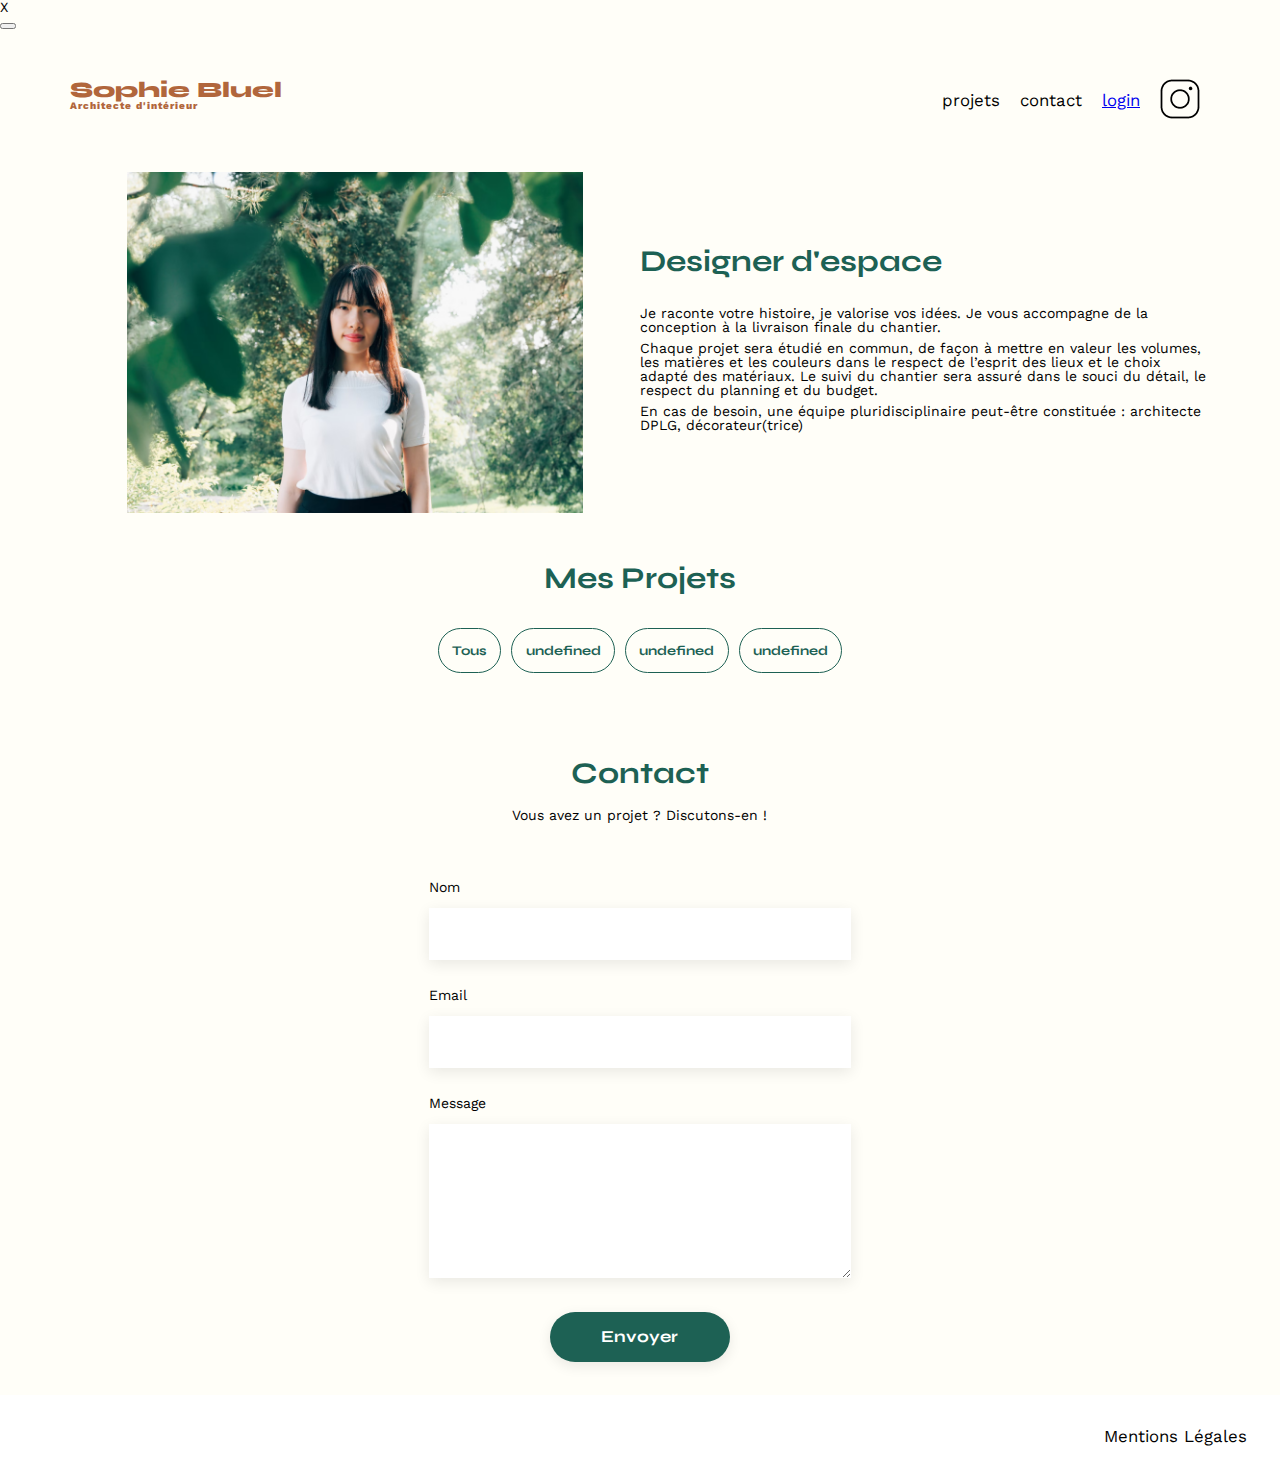
<file: index.html>
<!DOCTYPE html>
<html lang="fr">
<head>
	<meta charset="UTF-8">
	<title>Sophie Bluel - Architecte d'intérieur</title>
	<meta name="viewport" content="width=device-width, initial-scale=1.0">
	<link rel="preconnect" href="https://fonts.googleapis.com">
	<link rel="preconnect" href="https://fonts.gstatic.com" crossorigin>
	<link href="https://fonts.googleapis.com/css2?family=Syne:wght@700;800&family=Work+Sans&display=swap" rel="stylesheet">
	<link rel="stylesheet" href="https://cdnjs.cloudflare.com/ajax/libs/font-awesome/6.2.1/css/all.min.css" integrity="sha512-MV7K8+y+gLIBoVD59lQIYicR65iaqukzvf/nwasF0nqhPay5w/9lJmVM2hMDcnK1OnMGCdVK+iQrJ7lzPJQd1w==" crossorigin="anonymous" referrerpolicy="no-referrer"> 
	<meta name="description" content="">
	<link rel="stylesheet" href="./assets/css/style.css">
	<script type="module" src="./assets/js/mesprojets.js" defer></script> 
	<script type="module" src="./assets/js/homepage.js" defer ></script> 
</head>

<body>
<div id="divModeEdition"></div>

<div id="modale_overlay">
	<div id="modale">
		<p id="modaleCloseButton">X</p>
		<p id="modaleTitle"></p>
		<div id="modaleMainContent"></div>
		<div id="modaleLine"></div>
		<button id="modaleMainButton"></button>
		<i id="modalePreviousButton"></i>
	</div>
</div>

<header>
	<h1>Sophie Bluel <span>Architecte d'intérieur</span></h1>
	<nav>
		<ul>
			<li>projets</li>
			<li>contact</li>
			<li class="btn_loginLogout"><a href="login.html">login</a></li>
			<li><img src="./assets/icons/instagram.png" alt="Instagram"></li>
		</ul>
	</nav>
</header>
<main>
	<section id="introduction">
		<figure>
			<img src="./assets/images/sophie-bluel.png" alt="">
		</figure>
		<article>
			<h2>Designer d'espace</h2>
			<p>Je raconte votre histoire, je valorise vos idées. Je vous accompagne de la conception à la livraison finale du chantier.</p>
			<p>Chaque projet sera étudié en commun, de façon à mettre en valeur les volumes, les matières et les couleurs dans le respect de l’esprit des lieux et le choix adapté des matériaux. Le suivi du chantier sera assuré dans le souci du détail, le respect du planning et du budget.</p>
			<p>En cas de besoin, une équipe pluridisciplinaire peut-être constituée : architecte DPLG, décorateur(trice)</p>
		</article>
	</section>
	<section id="portfolio">
		<h2 id="modale_open_button">Mes Projets</h2>
		<div class="filter">
		</div>
		<div class="gallery"></div>
	</section>
	<section class="contact">
		<h2>Contact</h2>
		<p>Vous avez un projet ? Discutons-en !</p>
		<form action="#" method="post">
			<label for="name">Nom</label>
			<input type="text" name="name" id="name">
			<label for="email">Email</label>
			<input type="email" name="email" id="email">
			<label for="message">Message</label>
			<textarea name="message" id="message" cols="30" rows="10"></textarea>
			<input type="submit" value="Envoyer">
		</form>
	</section>
</main>
<footer>
	<nav>
		<ul>
			<li>Mentions Légales</li>
		</ul>
	</nav>
</footer>
</body>


</html>
</file>
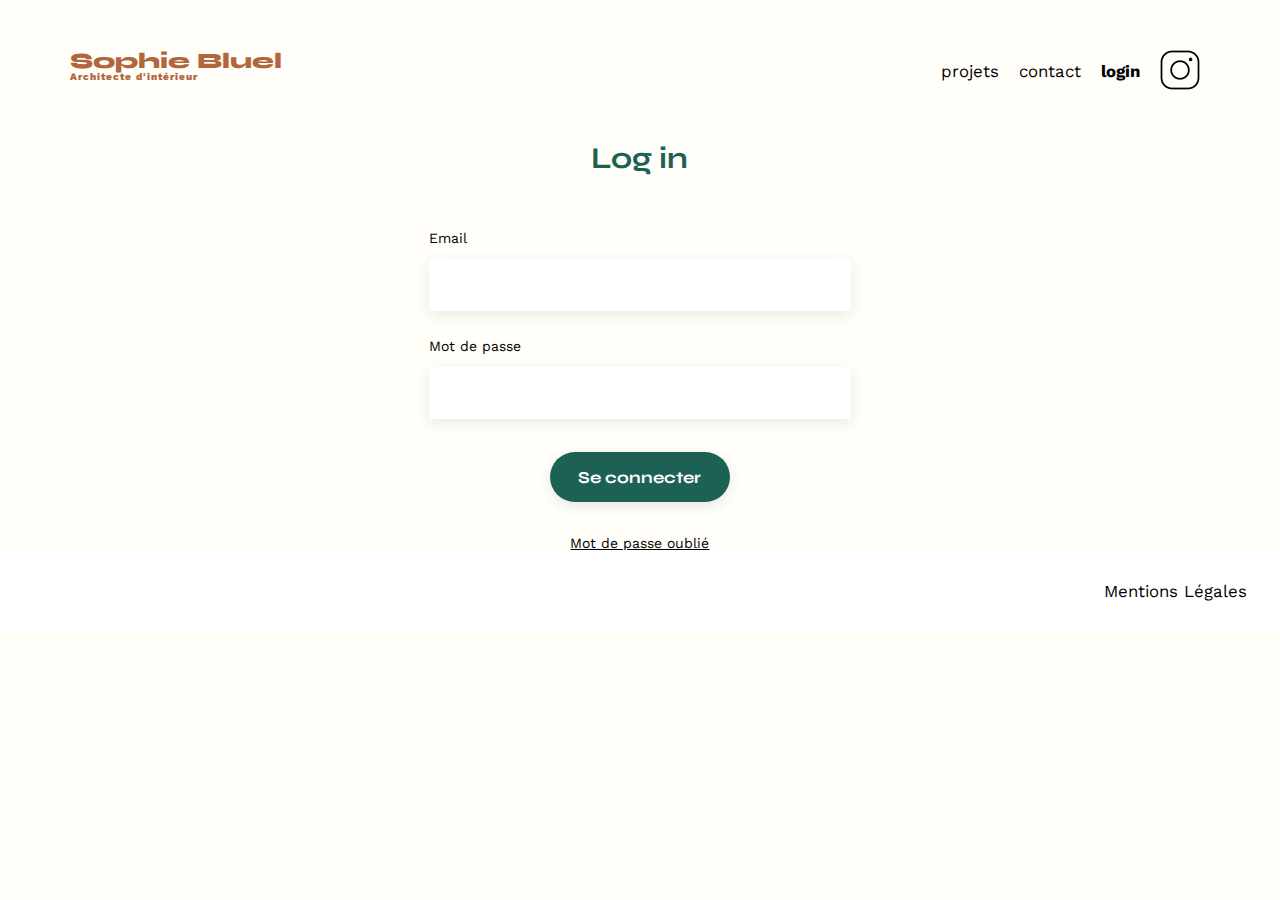
<file: login.html>
<!DOCTYPE html>
<html lang="fr">
<head>
	<meta charset="UTF-8">
	<title>Sophie Bluel - Architecte d'intérieur</title>
	<meta name="viewport" content="width=device-width, initial-scale=1.0">
	<link rel="preconnect" href="https://fonts.googleapis.com">
	<link rel="preconnect" href="https://fonts.gstatic.com" crossorigin>
	<link href="https://fonts.googleapis.com/css2?family=Syne:wght@700;800&family=Work+Sans&display=swap" rel="stylesheet">
	<meta name="description" content="">
	<link rel="stylesheet" href="./assets/css/style.css">
<!-- 	<script src="./assets/js/login.js"></script> -->
	<script src="./assets/js/login.js" defer></script> 
	
</head>
<body class="bodyLogin">
<header>
	<h1>Sophie Bluel <span>Architecte d'intérieur</span></h1>
	<nav>
		<ul>
			<li><a href="./index.html"></a>projets</li>
			<li>contact</li>
			<li class="active"><a href="#"></a>login</li>
			<li><img src="./assets/icons/instagram.png" alt="Instagram"></li>
		</ul>
	</nav>
</header>
<main>
  <section class="contact">
		<h2>Log in</h2>
		
		<form action="#" id="form" class="form">

			<label for="email">Email</label>
			<input type="email" name="email" id="email" required>
			<div class="messageErreurClientEmail"></div>
			
			<label for="password">Mot de passe</label>
			<input type="password" name="password" id="password" required>
			<div class="messageErreurClientPassword"></div>
			
			<input type="submit" value="Se connecter" id="submit">
		</form>


		</div>
    <p><a class="mdpOublie" href="#">Mot de passe oublié</a></p>
	</section>
</main>

<footer class="footerLogin">
	<nav>
		<ul>
			<li>Mentions Légales</li>
		</ul>
	</nav>
</footer>
</body>
</html>
</file>
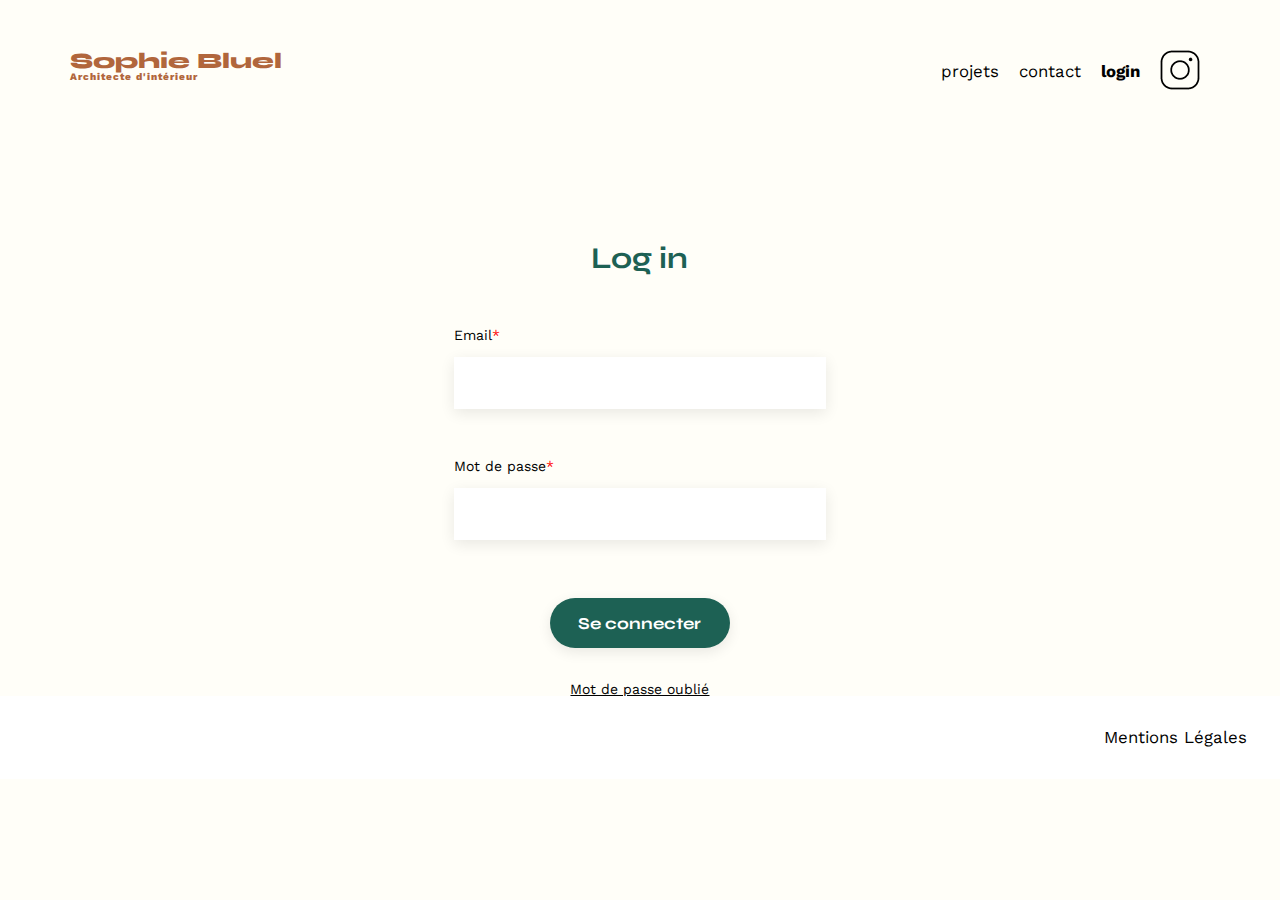
<file: Frontend/login.html>
<!DOCTYPE html>
<html lang="fr">
<head>
	<meta charset="UTF-8">
	<title>Sophie Bluel - Architecte d'intérieur</title>
	<meta name="viewport" content="width=device-width, initial-scale=1.0">
	<link rel="preconnect" href="https://fonts.googleapis.com">
	<link rel="preconnect" href="https://fonts.gstatic.com" crossorigin>
	<link href="https://fonts.googleapis.com/css2?family=Syne:wght@700;800&family=Work+Sans&display=swap" rel="stylesheet">
	<meta name="description" content="">
	<link rel="stylesheet" href="./assets/css/style.css">
	<link rel="stylesheet" href="https://cdnjs.cloudflare.com/ajax/libs/font-awesome/6.7.1/css/all.min.css">
</head>
<body class="bodyLogin">
<header>
	<h1>Sophie Bluel <span>Architecte d'intérieur</span></h1>
	<nav>
		<ul>
			<li><a href="./index.html"></a>projets</li>
			<li>contact</li>
			<li class="active"><a href="#"></a>login</li>
			<li><img src="./assets/icons/instagram.png" alt="Instagram"></li>
		</ul>
	</nav>
</header>
<main>
  <section class="contact">
		<h2>Log in</h2>
		
		<form action="#" id="formLogin" class="form">
			<div class="labelAndInput">
				<label for="email">Email<span class="etoile">*</span></label>
				<div class="inputAndIcon">
					<input class="inputFied"
						type="email" 
						name="email" 
						id="email" 
					>
					<span class="inputIconMail" id="inputIconMail" style="display: none;">
						<i class="fa-solid fa-circle-exclamation"></i>
					</span>
				</div>
			</div>
			
			<div class="labelAndInput">
				<label for="password">Mot de passe<span class="etoile">*</span></label>
				<div class="inputAndIcon">
					<input class="inputFied"
						type="password" 
						name="password" 
						id="password" 
					>
					<span class="inputIconPassword" id="inputIconPassword" style="display: none;">
						<i class="fa-solid fa-circle-exclamation"></i>
					</span>
				</div>
			</div>
			<div id="messageErreurFetch" class="messageErreurFetch" style="display: none;"></div>
			<input type="submit" value="Se connecter" id="submit" oninput="submit">
			
		</form>

    <p><a class="mdpOublie" href="#">Mot de passe oublié</a></p>
	</section>
</main>

<footer>
	<nav>
		<ul>
			<li>Mentions Légales</li>
		</ul>
	</nav>
</footer>

<script type="module" src="./assets/js/login.js" ></script> 

</body>
</html>
</file>
<file: assets/css/style.css>
/* http://meyerweb.com/eric/tools/css/reset/
   v2.0 | 20110126
   License: none (public domain)
*/

html, body, div, span, applet, object, iframe,
h1, h2, h3, h4, h5, h6, p, blockquote, pre,
a, abbr, acronym, address, big, cite, code,
del, dfn, em, img, ins, kbd, q, s, samp,
small, strike, strong, sub, sup, tt, var,
b, u, i, center,
dl, dt, dd, ol, ul, li,
fieldset, form, label, legend,
table, caption, tbody, tfoot, thead, tr, th, td,
article, aside, canvas, details, embed,
figure, figcaption, footer, header, hgroup,
menu, nav, output, ruby, section, summary,
time, mark, audio, video {
	margin: 0;
	padding: 0;
	border: 0;
	font-size: 100%;
	font: inherit;
	vertical-align: baseline;
}
/* HTML5 display-role reset for older browsers */
article, aside, details, figcaption, figure,
footer, header, hgroup, menu, nav, section {
	display: block;
}
body {
	line-height: 1;
}
ol, ul {
	list-style: none;
}
blockquote, q {
	quotes: none;
}
blockquote:before, blockquote:after,
q:before, q:after {
	content: '';
	content: none;
}
table {
	border-collapse: collapse;
	border-spacing: 0;
}
/** end reset css**/
body {
	margin:auto;
	font-family: 'Work Sans' ;
	font-size: 14px;
  background-color: #FFFEF8; 
}
.bodyLogin{
	max-height: 100vh;
}
header {
	display: flex;
	justify-content: space-between;
	margin: 50px 0;
	max-width: 1140px;
	margin-left: auto;
	margin-right: auto;
}
main {
	max-width: 1140px;
	margin: auto;
	position: relative;
}
section {
	margin: 50px 0
}

h1{
	display: flex;
	flex-direction: column;
	font-family: 'Syne';
	font-size: 22px;
	font-weight: 800;
	color: #B1663C
}

h1 > span {
	font-family: 'Work Sans';
	font-size:10px;
	letter-spacing: 0.1em;
;
}

h2{
	font-family: 'Syne';
	font-weight: 700;
	font-size: 30px;
	color: #1D6154
}
nav ul {
	display: flex;
	align-items: center;
	list-style-type: none;

}
nav li {
	padding: 0 10px;
	font-size: 1.2em;
}

li:hover {
	color: #B1663C;
}

.active{
	font-weight: bolder;
}



/************************** Introduction *******************************/

#introduction {
	display: flex;
	align-items: center;
}
#introduction figure {
	flex: 1
}
#introduction img {
	display: block;
	margin: auto;
	width: 80%;
}

#introduction article {
	flex: 1
}
#introduction h2 {
	margin-bottom: 1em;
}

#introduction p {
	margin-bottom: 0.5em;
}

/************************** Portfolio Homepage *******************************/

#portfolio h2 {
	text-align: center;
	margin-bottom: 1em;
}


/************************** Filtres Homepage *******************************/
.filter{
	display: flex;
	flex-direction: row;
	justify-content: center;
	width: 100%;
	font-size: 30px;
	padding-bottom: 1em;
}

.filter button{
	background-color: #FFFEF8;
	color: #1D6154;
	padding: 1em;
	border: #1D6154 1px solid;
	border-radius: 25px;
	margin: 5px;
	font-family: 'Syne';
	font-weight: 700;
}

.filter button:hover{
	background-color: #1D6154;
	color: white;
	cursor: pointer;
}

.filter button:focus{
	background-color: #1D6154;
	color: white;
}


.gallery {
	width: 100%;
	display: grid;
	grid-template-columns: 1fr 1fr 1fr;
	grid-column-gap: 20px;
	grid-row-gap: 20px;
}


.gallery img {
	width: 100%;

}


/************************** Formulaires contact Homepage + login (page login) *******************************/
.contact {
width: 37%;
margin: auto;
}

.contact > * {
	text-align: center;

}
.contact h2{
	margin-bottom: 20px;
}
.contact form {
	text-align: left;
	margin-top:30px;
	display: flex;
	flex-direction: column;
}

.contact input {
	height: 50px;
	font-size: 1.2em;
	border: none;
	box-shadow: 0px 4px 14px rgba(0, 0, 0, 0.09);
}
.contact label {
	margin: 2em 0 1em 0;
}
.contact textarea {
	border: none;
	box-shadow: 0px 4px 14px rgba(0, 0, 0, 0.09);
}

input[type="submit"]{
	font-family: 'Syne';
	font-weight: 700;
	color: white;
	background-color: #1D6154;
	margin : 2em auto ;
	width: 180px;
	text-align: center;
	border-radius: 60px ;
}





/******************** Lien sous Formulaire login (page login) ************************/

.labelAndInput{
padding: 25px;
}
.inputAndIcon{
	display: flex;
	flex-direction: row;
	justify-content: flex-end;
	align-items: center;
	padding-top: 15px;
}
.inputFied{
	width: 100%;
	position: relative;
}
.inputIconMail{
	position: absolute;
	color: red;
	margin-right: 5px;
}
.inputIconPassword{
	position: absolute;
	color: red;
	margin-right: 5px;
}

.etoile{
	color: red;
}

.hideIcon{
	display: none;
}
.mdpOublie{
	color: black;
}
.messageErreur{
	color: red;
	font-size: 13px;
	font-weight: bold;
}
.messageErreurFetch{
	color: red;
	font-size: 13px;
	font-weight: bold;
	padding: 5px;
}
.placeholderError{
	background-color: rgba(255, 0, 0, 0.272);
	border: 1px solid red !important;
}
#messageErreurClientEmail{
	margin-top: 5px;
	color: red;
	font-weight: 700;
}

#messageErreurClientPassword{
	margin-top: 5px;
	color: red;
	font-weight: 700;
}

#messageErreurFetch{
	display: flex;
	justify-content: center;
	align-items: center;
}

/************************** Footer Homepage*******************************/

footer{
	padding: 5px;
	background-color: rgb(255, 255, 255);
	width: 100%;
	display: flex;
	justify-content: end;
 	position: absolute; 

}


footer nav ul {
	display: flex;
	justify-content: flex-end;
	margin: 2em;
}













/************************** Connexion : homepage *******************************/

/************** Bandeau "Mode édition" tout en haut du site *************/
.sous_div_modeEdition {
	background-color: rgb(0, 0, 0);
	width: 100%;
	height: 50px;
	margin-bottom: 15px;
	color: white;
	display: flex;
	justify-content: center;
	align-items: center;
}


.sous_div_modeEdition ::after{
	content: "Mode édition";
	font-size: 14px;
	font-weight: 600;
	font-family: 'Work Sans' ;
	margin-left: 10px;
}


/************ Logo et text "modifier" au niveau du h2 Mes Projets ************/

.modale_open_button{
	align-items: center;
	color: black;
	font-size: large;
	font-weight: 100;
	padding-left: 20px;
}

.modale_open_button ::after{
	content: "modifier";
	font-size: medium;
	font-weight: 100;
	font-family: 'Syne';
	margin-left: 10px;
	cursor: pointer;
}


/************ Logout ************/

.logout{
	cursor: pointer;
}


/*********** Modale & overlay ***********/
.modale_overlay_active{
	background-color: rgba(0, 0, 0, 0.377);
	position: fixed;
	display: flex;
	justify-content: center;
	align-items: center;
	width: 100%;
	height: 100%;
	top: 0;
	bottom: 0;
	left: 0;
	right: 0;
	z-index: 1;
	box-sizing: border-box;
}

.modale_overlay_inactive{
	display: none;
}

.modale_active{
	background-color: rgb(255, 255, 255);
	display: flex;
	flex-direction: column;
	align-items: center;
	justify-content: center;
	border-radius: 10px;
	padding: 55px;
	position: fixed;
	width: 28%;
	z-index: 2;
}

.modale_inactive{
	display: none;
}

/*********** Modale Title and line ***********/

.modaleTitle{
	font-size: large;
}

.modaleLine{
	width: 100%;
	height: 1px;
	border-top: rgb(214, 214, 214) solid 1px;
	margin-top: 29px;
}

/*********** Modale Main button ***********/

.modaleMainButton_active{
	border: 0;
	width: 50%;
	background-color: #1D6154;
	color: #FFFEF8;
	padding: 1em;
	border: #1D6154 1px solid;
	border-radius: 25px;
	font-family: 'Syne';
	font-weight: 700;
	margin: auto;
	margin-top: 32px;
}

.modaleMainButton_active:hover {
	background-color: white ;
	color: #1D6154;
	cursor: pointer;
}

.modaleMainButton_inactive{
	border: 0;
	width: 50%;
	background-color: #A7A7A7;
	color: white;
	padding: 1em;
	border: #A7A7A7 1px solid;
	border-radius: 25px;
	font-family: 'Syne';
	font-weight: 700;
	margin: auto;
	margin-top: 32px;
}

/*********** Modale Close Button ***********/
.modale_close_button_active {
	position: absolute;
	top: 0;
	right: 0;
	padding: 35px 40px;
	font-size: large;
	font-family: 'Segoe UI', Tahoma, Geneva, Verdana, sans-serif !important;
	cursor: pointer;
}

.modale_close_button_inactive {
	display: none;
}

/*********** Modale Previous Button ***********/

.modale_previous_button_active{
	color: black;
	cursor: pointer;
	font-size: 14px;
	position: absolute;
	top: 0;
	left: 0;
	padding: 35px 40px;
}

.modale_previous_button_inactive {
	display: none;
}

/*********** Modale Main Content ***********/
.modaleMainContent{
	width: 100%;
	height: auto;
	display: flex;
	flex-direction: column;
	align-items: center;
	justify-content: center;
	margin-top: 25px;
}

.modaleMainContent{
	display: none;
}

/*********** Modale Gallery + trash elements ***********/
.galleryContainer_modale_active{
	gap: 5px; 
	margin-top: 20px;
	width: 100%;
	display: flex;
	flex-wrap: wrap;
	background-color: rgba(255, 255, 0, 0);
	z-index: 20;
 }

.galleryContainer_modale_inactive{
	display: none;
 }

.imageModale{
	height: 109px;
}

.containerImageModale{
	position: relative;
}

.image{
	height: 89px;
}


.trashElementModale{
	z-index: 999;
	position: absolute;
	top: 5px;
	right: 3px;
	width: 25px;
	display: flex;
	align-items: center;
	justify-content: center;
	cursor: pointer;
}

.trashIconModale{
	background-color: rgb(0, 0, 0);
	padding: 3px;
	color: white;
	border-radius: 5px;
	font-size: small;
}


/*********** Modale Upload container***********/
.uploadModale_active{
	display: flex;
	flex-direction: column;
	position: relative;
	align-items: center;
	background-color: #E8F1F6;
	width: 100%;
	height: 200px;
	margin-top: 20px;
	border-radius: 5px;
}

.uploadModale_inactive{
	display: none;
}

/*********** Modale Upload ***********/

.upload_modale_container_active{
  display: flex;
  width: 100%;
  justify-content: center;
}

.upload_modale_container_inactive{
	display: none;
}

.upload_modale_icon{
	position: absolute;
	top: 12%;
	color: #b9c5cc;
	z-index: 999;
	font-size: 88px;
}
 
.upload_modale_button{
	position: absolute;
	bottom: 38px;
	align-items: center;
	z-index: 999;
	background-color:#CBD6DC;
	color: #306685;
	border-radius: 25px;
	border: 0;
	padding: 10px 15px;
	width: 53%;
	font-size: large;
	font-weight: 400;
	cursor: pointer;
}

.upload_modale_paragraph{
	margin-top: 15px;
	position: absolute;
	align-items: center;
	bottom: 10%;
	z-index: 999;
	font-size: 9px;
	font-weight: 300;
	color: #444444;
}

/*********** Modale Upload ***********/
.formModale_active{
	display: flex;
	flex-direction: column;
	background-color: rgba(255, 0, 0, 0);
	width: 100%;
	text-align: left !important;
	padding-top: 8px;
}

.formModale_inactive{
	display: none;
}

/*********** Modale Upload FORM ***********/

.upload_modale_form_inactive{
	display: none;
}
.upload_modale_form_active{
	display: flex;
	flex-direction: column;
	width: 100%;
}

.modaleForm_label{
	color: #3D3D3D;
	padding-top: 25px;
	padding-bottom: 2px;
}

.modaleForm_input{
	border: none;
	box-shadow: 0px 4px 14px rgba(0, 0, 0, 0.09);
	padding: 15px;
	margin: 15px 0px;
	background-color: white;
}




/*********** Modale Upload FORM - suppression image ***********/

.modaleOverlayDivDeletePicture{
	position: fixed;
	top: 0;
	bottom: 0;
	left: 0;
	right: 0;
	background-color: #3d3d3dca;
	z-index: 110;
}

.modaleDivDeletePicture {
	position: absolute;
	background-color: rgb(255, 255, 255);
	min-height: 100px;
	width: 60%;
	z-index: 111;
	padding: 35px;
	border-radius: 15px;
}

.modaleContainerButtonDeleteAnswer{
	display: flex;
	flex-direction: row;
	justify-content: center;
	width: 100%;
	margin-top: 15px;
}

.buttonYesDeleteAnswer{
	padding: 10px;
	width: 45%;
	background-color: tomato;
	border: 0 solid ;
	border-radius: 15px;
	color: white;
	margin: 0px 15px;
	font-size: medium;
	line-height: 20px;
}

.buttonYesDeleteAnswer:hover{
	background-color: white;
	border: 1px solid tomato;
	color: tomato;
	cursor: pointer;
}

.buttonNoDeleteAnswer{
	padding: 10px;
	width: 45%;
	background-color: #1D6154;
	border: 0 solid ;
	border-radius: 15px;
	color: white;
	margin: 0px 15px;
	font-size: medium;
	line-height: 20px;
	cursor: pointer;
}

.buttonNoDeleteAnswer:hover{
	background-color: white;
	color: #1D6154;
	border: 1px solid #1D6154;
}

.modaleDeleteQuestionTitle{
	font-size: large;
	text-align: center;
	line-height: 20px;
}

.modaleDeleteQuestionParagraph{
	font-size: medium;
	padding-top: 15px;
	line-height: 20px;
}




/*********** Modale overview new picture***********/
.imageOverview{
	max-width: 50%;
	height: 200px;
}

/*********** Modale overview new picture - size too big***********/
.errorSizeImage_active{
	position: absolute;
	bottom: -16px;
	color: red;
	font-size: small;
}

.errorSizeImage_inactive{
	display: none;
}





/*********** Modale new picture - champs erreurs ***********/
.modaleForm_title_input_error_active{
	color: red;
	font-size: small;
}

.modaleForm_title_input_error_inactive{
	display: none;
}







.paragraphErrorEmptyFields{
	padding: 5px 0;
	color: red;
	text-align: center;
}
</file>
<file: Frontend/assets/css/style.css>
/* http://meyerweb.com/eric/tools/css/reset/
   v2.0 | 20110126
   License: none (public domain)
*/

html, body, div, span, applet, object, iframe,
h1, h2, h3, h4, h5, h6, p, blockquote, pre,
a, abbr, acronym, address, big, cite, code,
del, dfn, em, img, ins, kbd, q, s, samp,
small, strike, strong, sub, sup, tt, var,
b, u, i, center,
dl, dt, dd, ol, ul, li,
fieldset, form, label, legend,
table, caption, tbody, tfoot, thead, tr, th, td,
article, aside, canvas, details, embed,
figure, figcaption, footer, header, hgroup,
menu, nav, output, ruby, section, summary,
time, mark, audio, video {
	margin: 0;
	padding: 0;
	border: 0;
	font-size: 100%;
	font: inherit;
	vertical-align: baseline;
}
/* HTML5 display-role reset for older browsers */
article, aside, details, figcaption, figure,
footer, header, hgroup, menu, nav, section {
	display: block;
}
body {
	line-height: 1;
}
ol, ul {
	list-style: none;
}
blockquote, q {
	quotes: none;
}
blockquote:before, blockquote:after,
q:before, q:after {
	content: '';
	content: none;
}
table {
	border-collapse: collapse;
	border-spacing: 0;
}
/** end reset css**/
body {
	margin:auto;
	font-family: 'Work Sans' ;
	font-size: 14px;
  background-color: #FFFEF8; 
}
.bodyLogin{
	max-height: 100vh;
}
header {
	display: flex;
	justify-content: space-between;
	margin: 50px 0;
	max-width: 1140px;
	margin-left: auto;
	margin-right: auto;
}
main {
	max-width: 1140px;
	margin: auto;
	position: relative;
}
section {
	margin: 50px 0
}

h1{
	display: flex;
	flex-direction: column;
	font-family: 'Syne';
	font-size: 22px;
	font-weight: 800;
	color: #B1663C
}

h1 > span {
	font-family: 'Work Sans';
	font-size:10px;
	letter-spacing: 0.1em;
;
}

h2{
	font-family: 'Syne';
	font-weight: 700;
	font-size: 30px;
	color: #1D6154
}
nav ul {
	display: flex;
	align-items: center;
	list-style-type: none;

}
nav li {
	padding: 0 10px;
	font-size: 1.2em;
}

li:hover {
	color: #B1663C;
}

.active{
	font-weight: bolder;
}



/************************** Introduction *******************************/

#introduction {
	display: flex;
	align-items: center;
}
#introduction figure {
	flex: 1
}
#introduction img {
	display: block;
	margin: auto;
	width: 80%;
}

#introduction article {
	flex: 1
}
#introduction h2 {
	margin-bottom: 1em;
}

#introduction p {
	margin-bottom: 0.5em;
}

.login{
	cursor: pointer;
	text-decoration: none;
}

.login:hover{
	font-weight: bolder;
}

.logout{
	cursor: pointer;
	text-decoration: none;
}

.logout:hover{
	font-weight: bolder;
}

/************************** Portfolio Homepage *******************************/

#portfolio h2 {
	text-align: center;
	margin-bottom: 1em;
	margin-top: 150px;
}


/************************** Filtres Homepage *******************************/
.filter{
	display: flex;
	flex-direction: row;
	justify-content: center;
	width: 100%;
	font-size: 30px;
	padding-bottom: 1em;
}

.filter_btn_inactive{
	background-color: #FFFEF8;
	color: #1D6154;
	padding: 1em;
	border: #1D6154 1px solid;
	border-radius: 25px;
	margin: 5px;
	font-family: 'Syne';
	font-weight: 700;
}

.filter_btn_inactive:hover{
	background-color: #1D6154;
	color: white;
	cursor: pointer;
}

.filter_btn_active{
	background-color: #1D6154;
	color: #FFFEF8;
	padding: 1em;
	border: #1D6154 1px solid;
	border-radius: 25px;
	margin: 5px;
	font-family: 'Syne';
	font-weight: 700;
}

.gallery {
	width: 100%;
	display: grid;
	grid-template-columns: 1fr 1fr 1fr;
	grid-column-gap: 20px;
	grid-row-gap: 20px;
}


.gallery img {
	width: 100%;

}

/* Ajout Emma 31/01 */
.displayCaption_active{
	display: flex;
}

.displayCaption_inactive{
	display: none;
}



/************************** Formulaires contact Homepage + login (page login) *******************************/
.contact {
width: 37%;
margin: auto;
}

.contact > * {
	text-align: center;

}
.contact h2{
	margin-bottom: 20px;
	margin-top: 150px;
}
.contact form {
	text-align: left;
	margin-top:30px;
	display: flex;
	flex-direction: column;
}

.contact input {
	height: 50px;
	font-size: 1.2em;
	border: none;
	box-shadow: 0px 4px 14px rgba(0, 0, 0, 0.09);
}
.contact label {
	margin: 2em 0 1em 0;
}
.contact textarea {
	border: none;
	box-shadow: 0px 4px 14px rgba(0, 0, 0, 0.09);
}

input[type="submit"]{
	font-family: 'Syne';
	font-weight: 700;
	color: white;
	background-color: #1D6154;
	margin : 2em auto ;
	width: 180px;
	text-align: center;
	border-radius: 60px ;
}





/******************** Lien sous Formulaire login (page login) ************************/

.labelAndInput{
padding: 25px;
}
.inputAndIcon{
	display: flex;
	flex-direction: row;
	justify-content: flex-end;
	align-items: center;
	padding-top: 15px;
}
.inputFied{
	width: 100%;
	position: relative;
}
.inputIconMail{
	position: absolute;
	color: red;
	margin-right: 5px;
}
.inputIconPassword{
	position: absolute;
	color: red;
	margin-right: 5px;
}

.etoile{
	color: red;
}

.hideIcon{
	display: none;
}
.mdpOublie{
	color: black;
}
.messageErreur{
	color: red;
	font-size: 13px;
	font-weight: bold;
}
.messageErreurFetch{
	color: red;
	font-size: 13px;
	font-weight: bold;
	padding: 5px;
}
.placeholderError{
	background-color: rgba(255, 0, 0, 0.272)  !important;
	border: 1px solid red !important;
}
#messageErreurClientEmail{
	margin-top: 5px;
	color: red;
	font-weight: 700;
}

#messageErreurClientPassword{
	margin-top: 5px;
	color: red;
	font-weight: 700;
}

#messageErreurFetch{
	display: flex;
	justify-content: center;
	align-items: center;
}

/************************** Footer Homepage*******************************/

footer{
	padding: 5px;
	background-color: rgb(255, 255, 255);
	width: 100%;
	display: flex;
	justify-content: end;
 	position: absolute; 

}


footer nav ul {
	display: flex;
	justify-content: flex-end;
	margin: 2em;
}




/************************** Connexion : homepage *******************************/

/************** Bandeau "Mode édition" tout en haut du site *************/
.sous_div_modeEdition {
	background-color: rgb(0, 0, 0);
	width: 100%;
	height: 50px;
	margin-bottom: 15px;
	color: white;
	display: flex;
	justify-content: center;
	align-items: center;
}


.sous_div_modeEdition ::after{
	content: "Mode édition";
	font-size: 14px;
	font-weight: 600;
	font-family: 'Work Sans' ;
	margin-left: 10px;
}


/************ Logo et text "modifier" au niveau du h2 Mes Projets ************/

.modale_open_button{
	align-items: center;
	color: black;
	font-size: large;
	font-weight: 100;
	padding-left: 20px;
}

.modale_open_button ::after{
	content: "modifier";
	font-size: medium;
	font-weight: 100;
	font-family: 'Syne';
	margin-left: 10px;
	cursor: pointer;
}


/************ Logout ************/

.logout{
	cursor: pointer;
}


/********************************************* Generic Inactive **********************************/ 
.displayNone{
	display: none;
}


/*********** Modale & overlay ***********/
.modale_overlay{
	background-color: rgba(0, 0, 0, 0.377);
	position: fixed;
	display: flex;
	justify-content: center;
	align-items: center;
	width: 100%;
	height: 100%;
	top: 0;
	bottom: 0;
	left: 0;
	right: 0;
	z-index: 1;
	box-sizing: border-box;
}

.modale_overlay_inactive{
	display: none;
}

/* .modale_overlay_inactive{
	display: none;
}
 */
.modale{
	background-color: rgb(255, 255, 255);
	display: flex;
	flex-direction: column;
	align-items: center;
	justify-content: center;
	border-radius: 10px;
	padding: 55px;
	position: fixed;
	margin:auto;
	width: 28%;
	z-index: 2;
}

.container_modale_mg{
	margin:auto;
}

/*********** Modale Title and line ***********/

.modaleTitle{
	font-size: large;
}

.modaleLine{
	width: 100%;
	height: 1px;
	border-top: rgb(214, 214, 214) solid 1px;
	margin-top: 29px;
}

/*********** Modale Main button ***********/

.modaleMainButton{
	border: 0;
	width: 50%;
	padding: 1em;
	font-family: 'Syne';
	font-weight: 700;
	margin: auto;
	margin-top: 32px;
	border-radius: 25px;
}

.activeButton{
	background-color: #1D6154;
	color: #FFFEF8;
	border: #1D6154 1px solid;
}

.activeButton:hover {
	background-color: white ;
	color: #1D6154;
	cursor: pointer;
}


.modale_mg_wrapper{
	display: flex;
	justify-content: center;
	position: absolute;
	left: 50%;
	margin-top: -128px;
}

.modale_mf_wrapper{
	display: flex;
	justify-content: center;
	margin-top: -170px;
	position: absolute;
	left: 50%;
}

.confirmationDeleteIcon{
	font-size: 50px;
	color: #1D6154;
	padding-bottom: 15px;
}

.modaleDivDeletePicture_awaiting_confirmation{
	display: flex;
	align-items: center;
	flex-direction: column;
}

.modaleDivDeletePicture_confirmation{
	display: flex;
	align-items: center;
	flex-direction: column;
}

/*********** Modale Close Button ***********/
.modale_close_button {
	position: absolute;
	top: 0;
	right: 0;
	padding: 35px 40px;
	font-size: large;
	font-family: 'Segoe UI', Tahoma, Geneva, Verdana, sans-serif !important;
	cursor: pointer;
}

.modale_close_button_confirmed{
	position: absolute;
	top: 0;
	right: 0;
	padding: 35px 40px;
	font-size: large;
	font-family: 'Segoe UI', Tahoma, Geneva, Verdana, sans-serif !important;
	cursor: pointer;
}

/*********** Modale Previous Button ***********/

.modale_previous_button{
	color: black;
	cursor: pointer;
	font-size: 14px;
	position: absolute;
	top: 0;
	left: 0;
	padding: 35px 40px;
}

/*********** Modale Main Content ***********/
.modaleMainContent{
	width: 100%;
	height: auto;
	display: flex;
	flex-direction: column;
	align-items: center;
	justify-content: center;
}

/*********** Modale Gallery + trash elements ***********/
.galleryContainer_modale{
	gap: 5px; 
	margin-top: 20px;
	width: 100%;
	display: flex;
	flex-wrap: wrap;
	background-color: rgba(255, 255, 0, 0);
	z-index: 20;
	height: 310px;
	overflow: scroll;
 }

.imageModale{
	height: 109px;
}

.containerImageModale{
	position: relative;
}

.image{
	height: 89px;
}


.trashElementModale{
	z-index: 999;
	position: absolute;
	top: 5px;
	right: 3px;
	width: 25px;
	display: flex;
	align-items: center;
	justify-content: center;
	cursor: pointer;
}

.trashIconModale{
	background-color: rgb(0, 0, 0);
	padding: 3px;
	color: white;
	border-radius: 5px;
	font-size: small;
}


/*********** Modale Upload container***********/
.upload_modale_container_picture{
	display: flex;
	flex-direction: column;
	position: relative;
	align-items: center;
	background-color: #E8F1F6;
	width: 100%;
	height: 200px;
	margin-top: 20px;
	border-radius: 5px;
}

.upload_modale_sub_container_picture{
	display: flex;
	flex-direction: column;
	width: 100%;
	align-items: center;
}

/*********** Modale Upload container***********/
.upload_modale_container_subform{
	display: flex;
	flex-direction: column;
}

.upload_modale_icon{
	position: absolute;
	top: 10%;
	color: #b9c5cc;
	z-index: 999;
	font-size: 88px;
}
 
.upload_modale_button{
	position: absolute;
	bottom: 49px;
	align-items: center;
	z-index: 999;
	background-color:#CBD6DC;
	color: #306685;
	border-radius: 25px;
	border: 0;
	padding: 10px 15px;
	width: 53%;
	font-size: large;
	font-weight: 400;
	cursor: pointer;
}

.upload_modale_paragraph{
	margin-top: 15px;
	position: absolute;
	align-items: center;
	bottom: 18%;
	z-index: 999;
	font-size: 9px;
	font-weight: 300;
	color: #444444;
}

/*********** Modale Upload ***********/
.form_modale{
	display: flex;
	flex-direction: column;
	background-color: rgba(255, 0, 0, 0);
	width: 100%;
	text-align: left !important;
	padding-top: 8px;
}

/*********** Modale Upload FORM ***********/

.upload_modale_form_inactive{
	display: none;
}
.upload_modale_form_active{
	display: flex;
	flex-direction: column;
	width: 100%;
}

.modaleForm_label{
	color: #3D3D3D;
	padding-top: 10px;
}

.modaleForm_input{
	border: none;
	box-shadow: 0px 4px 14px rgba(0, 0, 0, 0.09);
	padding: 15px;
	margin: 15px 0px;
	background-color: white;
}


/*********** Modale Upload FORM - suppression image ***********/

.modale_delete_wrapper{
	display: flex;
	justify-content: center;
}

.modaleOverlayDivDeletePicture{
	display: flex;
	align-content: center;
 	align-items: center;
  	justify-content: center;
	position: fixed;
	top: 0;
	bottom: 0;
	left: 0;
	right: 0;
	background-color: #3d3d3dca;
	z-index: 110;
}

.modaleDivDeletePicture {
	background-color: rgb(255, 255, 255);
	min-height: 100px;
	z-index: 111;
	padding: 35px;
	border-radius: 15px;
	width: 20%;
	flex-direction: column;
	position: fixed;
	top: 27%;
}

.modaleContainerButtonDeleteAnswer{
	display: flex;
	flex-direction: row;
	justify-content: center;
	width: 100%;
	margin-top: 15px;
}

.buttonYesDeleteAnswer{
	padding: 10px;
	width: 45%;
	background-color: tomato;
	border: 0 solid ;
	border-radius: 15px;
	color: white;
	margin: 0px 15px;
	font-size: medium;
	line-height: 20px;
}

.buttonYesDeleteAnswer:hover{
	background-color: white;
	border: 1px solid tomato;
	color: tomato;
	cursor: pointer;
}

.buttonNoDeleteAnswer{
	padding: 10px;
	width: 45%;
	background-color: #1D6154;
	border: 0 solid ;
	border-radius: 15px;
	color: white;
	margin: 0px 15px;
	font-size: medium;
	line-height: 20px;
	cursor: pointer;
}

.buttonNoDeleteAnswer:hover{
	background-color: white;
	color: #1D6154;
	border: 1px solid #1D6154;
}

.modaleDeleteQuestionTitle{
	font-size: large;
	text-align: center;
	line-height: 20px;
}

.modaleDeleteQuestionParagraph{
	font-size: medium;
	padding-top: 15px;
	line-height: 20px;
}

/*********** Modale overview new picture***********/
.image_overview{
	max-width: 50%;
	height: 200px;
}

.image_overview_active{
	cursor: pointer;
}

/*********** Modale overview new picture - size too big***********/
.error_size_image{
	position: absolute;
	bottom: 16px;
	color: red;
	font-size: small;
}

/*********** Modale new picture - champs erreurs ***********/
.modaleForm_error{
	color: red;
	font-size: small;
}

.modaleForm_title_input_error_inactive{
	display: none;
}


.paragraphErrorEmptyFields{
	padding: 5px 0;
	color: red;
	text-align: center;
}



/*********** Modale Upload FORM - image ajoutée ***********/

.modalePictureAdded_overlay{
	display: flex;
	align-content: center;
 	align-items: center;
  	justify-content: center;
	position: fixed;
	top: 0;
	bottom: 0;
	left: 0;
	right: 0;
	background-color: #3d3d3dca;
	z-index: 110;
}

.modalePictureAdded_wrapper{
	margin: auto;
	z-index: 1200;
	position: fixed;
	width: 100%;
}

.modalePictureAdded_confirmation{
	background-color: white;
	z-index: 112;
	display: flex;
	justify-content: center;
	align-items: center;
	flex-direction: column;
	text-align: center;
	width: 15%;
  	margin: auto;
	position: relative;
	padding: 35px;
	border-radius: 15px;
}

.modalePictureAdded_wrapper_closeBtn{
	position: absolute;
	top: 0;
	right: 0;
	padding: 35px 40px;
	font-size: large;
	font-family: 'Segoe UI', Tahoma, Geneva, Verdana, sans-serif !important;
	cursor: pointer;
}
</file>
